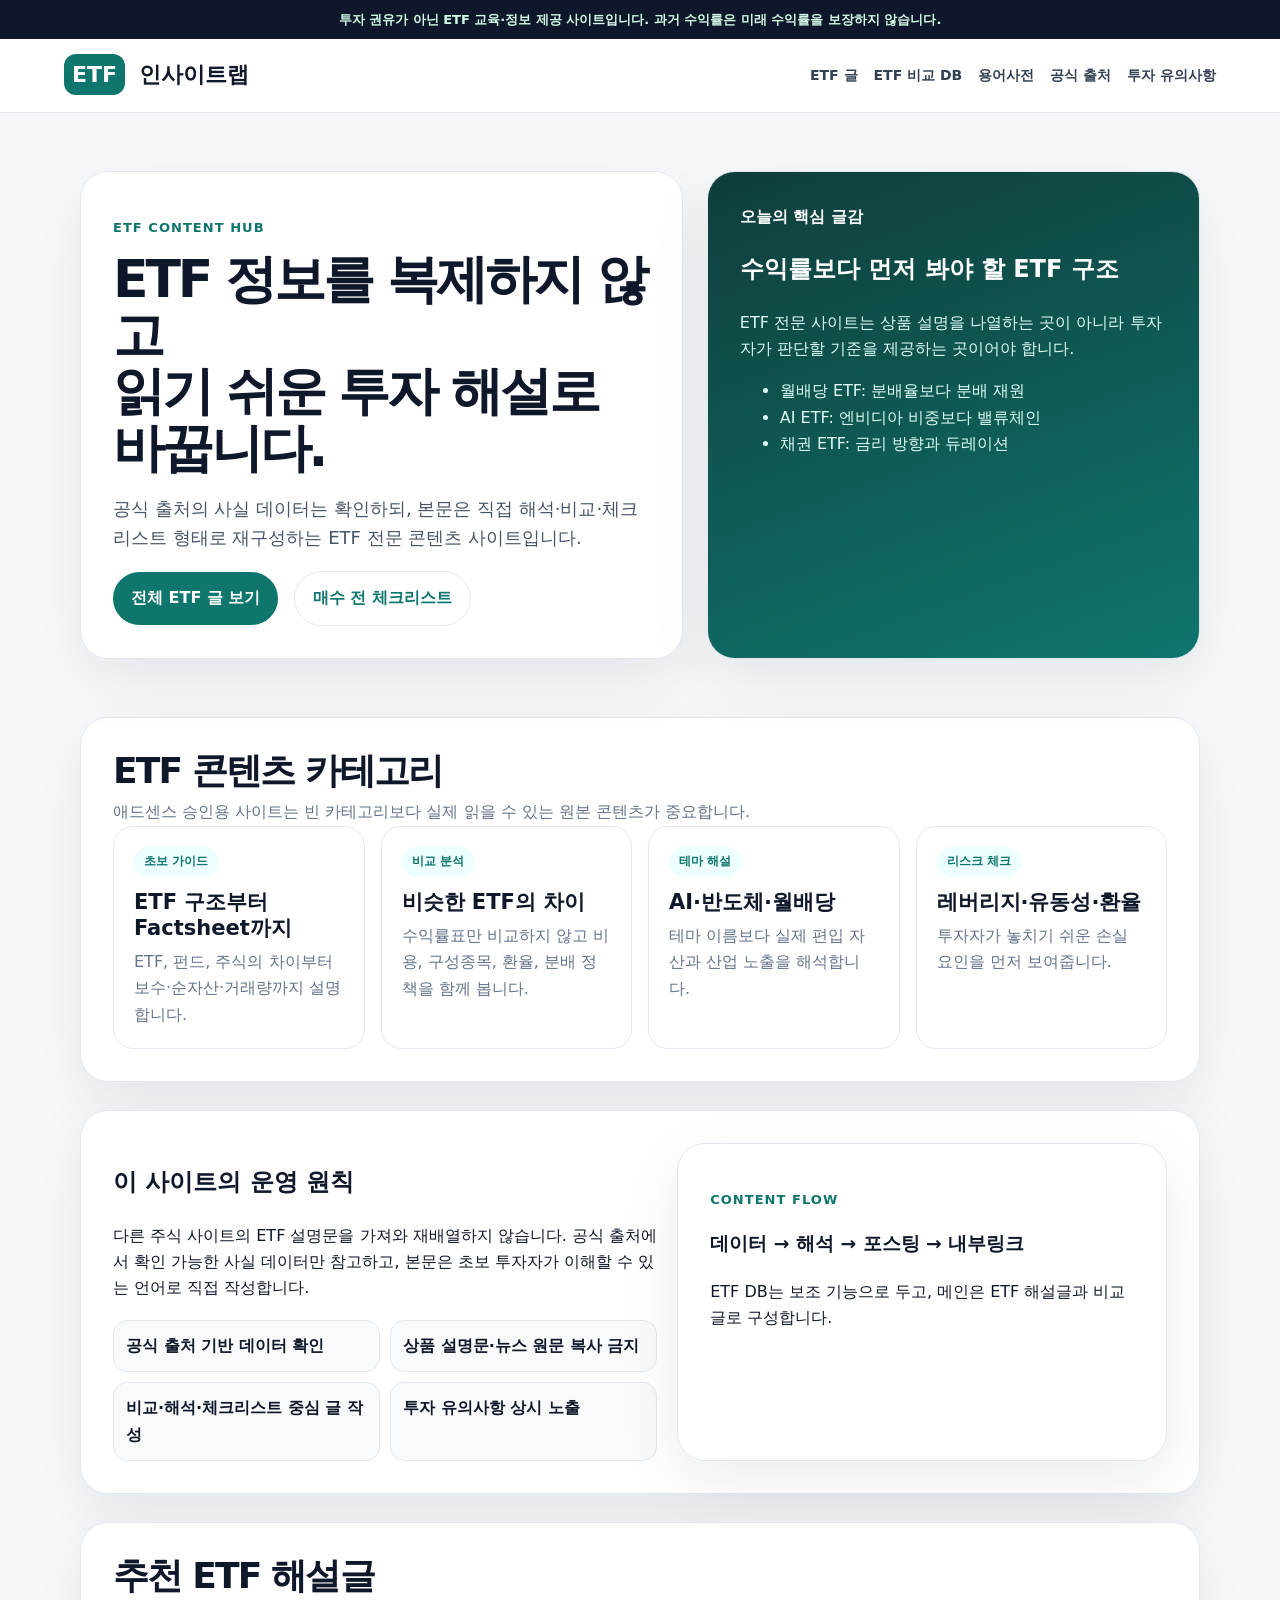
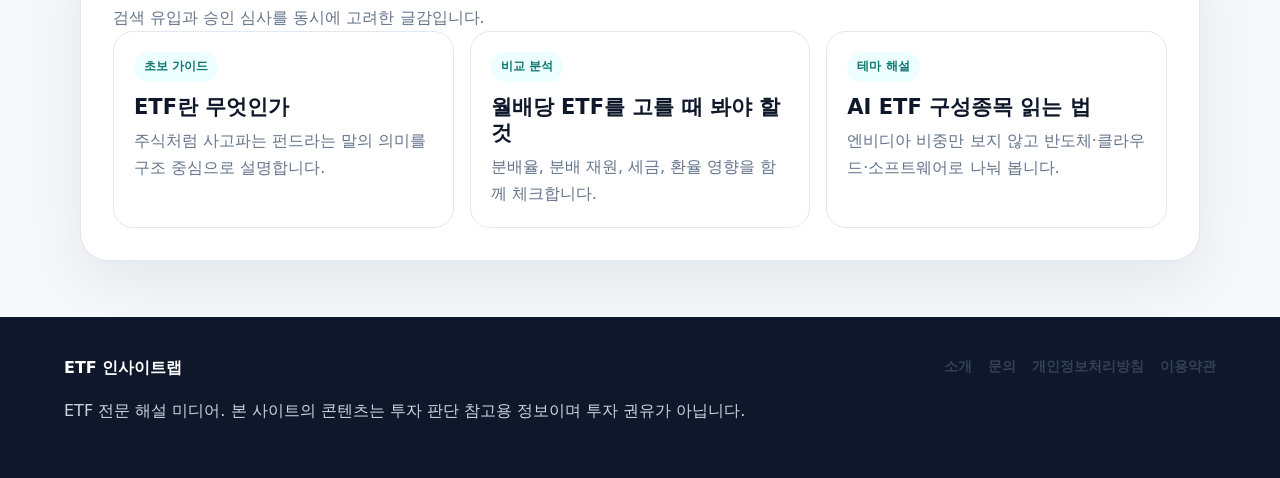
<file: index.html>
<!doctype html>
<html lang="ko">
<head>
  <meta charset="utf-8">
  <meta name="viewport" content="width=device-width, initial-scale=1">
  <title>ETF 인사이트랩 | ETF 전문 해설 미디어</title>
  <meta name="description" content="ETF 초보 가이드, 비교 분석, 테마 ETF 해설, 투자 전 체크리스트를 제공하는 ETF 전문 콘텐츠 사이트입니다.">
  <link rel="stylesheet" href="assets/styles.css">
  <script defer src="assets/app.js"></script>
</head>
<body>
  <div class="top-notice">투자 권유가 아닌 ETF 교육·정보 제공 사이트입니다. 과거 수익률은 미래 수익률을 보장하지 않습니다.</div>
  <header class="site-header">
    <a class="logo" href="index.html"><span>ETF</span> 인사이트랩</a>
    <nav>
      <a href="articles.html">ETF 글</a>
      <a href="database.html">ETF 비교 DB</a>
      <a href="glossary.html">용어사전</a>
      <a href="sources.html">공식 출처</a>
      <a href="disclaimer.html">투자 유의사항</a>
    </nav>
  </header>
  <main>
    <section class="hero">
      <div>
        <p class="eyebrow">ETF CONTENT HUB</p>
        <h1>ETF 정보를 복제하지 않고<br>읽기 쉬운 투자 해설로 바꿉니다.</h1>
        <p class="lead">공식 출처의 사실 데이터는 확인하되, 본문은 직접 해석·비교·체크리스트 형태로 재구성하는 ETF 전문 콘텐츠 사이트입니다.</p>
        <div class="hero-actions">
          <a class="button" href="articles.html">전체 ETF 글 보기</a>
          <a class="button ghost" href="before-buying.html">매수 전 체크리스트</a>
        </div>
      </div>
      <aside class="hero-panel">
        <strong>오늘의 핵심 글감</strong>
        <h2>수익률보다 먼저 봐야 할 ETF 구조</h2>
        <p>ETF 전문 사이트는 상품 설명을 나열하는 곳이 아니라 투자자가 판단할 기준을 제공하는 곳이어야 합니다.</p>
        <ul>
          <li>월배당 ETF: 분배율보다 분배 재원</li>
          <li>AI ETF: 엔비디아 비중보다 밸류체인</li>
          <li>채권 ETF: 금리 방향과 듀레이션</li>
        </ul>
      </aside>
    </section>
    <section class="section">
      <div class="section-head"><h2>ETF 콘텐츠 카테고리</h2><p>애드센스 승인용 사이트는 빈 카테고리보다 실제 읽을 수 있는 원본 콘텐츠가 중요합니다.</p></div>
      <div class="cards four">
        <a class="card" href="articles.html#beginner"><span>초보 가이드</span><h3>ETF 구조부터 Factsheet까지</h3><p>ETF, 펀드, 주식의 차이부터 보수·순자산·거래량까지 설명합니다.</p></a>
        <a class="card" href="articles.html#compare"><span>비교 분석</span><h3>비슷한 ETF의 차이</h3><p>수익률표만 비교하지 않고 비용, 구성종목, 환율, 분배 정책을 함께 봅니다.</p></a>
        <a class="card" href="articles.html#theme"><span>테마 해설</span><h3>AI·반도체·월배당</h3><p>테마 이름보다 실제 편입 자산과 산업 노출을 해석합니다.</p></a>
        <a class="card" href="articles.html#risk"><span>리스크 체크</span><h3>레버리지·유동성·환율</h3><p>투자자가 놓치기 쉬운 손실 요인을 먼저 보여줍니다.</p></a>
      </div>
    </section>
    <section class="section split">
      <div><h2>이 사이트의 운영 원칙</h2><p>다른 주식 사이트의 ETF 설명문을 가져와 재배열하지 않습니다. 공식 출처에서 확인 가능한 사실 데이터만 참고하고, 본문은 초보 투자자가 이해할 수 있는 언어로 직접 작성합니다.</p><div class="check-list"><div>공식 출처 기반 데이터 확인</div><div>상품 설명문·뉴스 원문 복사 금지</div><div>비교·해석·체크리스트 중심 글 작성</div><div>투자 유의사항 상시 노출</div></div></div>
      <div class="visual-box"><p class="eyebrow">CONTENT FLOW</p><h3>데이터 → 해석 → 포스팅 → 내부링크</h3><p>ETF DB는 보조 기능으로 두고, 메인은 ETF 해설글과 비교글로 구성합니다.</p></div>
    </section>
    <section class="section">
      <div class="section-head"><h2>추천 ETF 해설글</h2><p>검색 유입과 승인 심사를 동시에 고려한 글감입니다.</p></div>
      <div class="cards three">
        <a class="post-card" href="articles.html#what-is-etf"><small>초보 가이드</small><h3>ETF란 무엇인가</h3><p>주식처럼 사고파는 펀드라는 말의 의미를 구조 중심으로 설명합니다.</p></a>
        <a class="post-card" href="articles.html#monthly-dividend"><small>비교 분석</small><h3>월배당 ETF를 고를 때 봐야 할 것</h3><p>분배율, 분배 재원, 세금, 환율 영향을 함께 체크합니다.</p></a>
        <a class="post-card" href="articles.html#ai-etf"><small>테마 해설</small><h3>AI ETF 구성종목 읽는 법</h3><p>엔비디아 비중만 보지 않고 반도체·클라우드·소프트웨어로 나눠 봅니다.</p></a>
      </div>
    </section>
  </main>
  <footer class="site-footer"><div><strong>ETF 인사이트랩</strong><p>ETF 전문 해설 미디어. 본 사이트의 콘텐츠는 투자 판단 참고용 정보이며 투자 권유가 아닙니다.</p></div><nav><a href="about.html">소개</a><a href="contact.html">문의</a><a href="privacy.html">개인정보처리방침</a><a href="terms.html">이용약관</a></nav></footer>
</body>
</html>
</file>
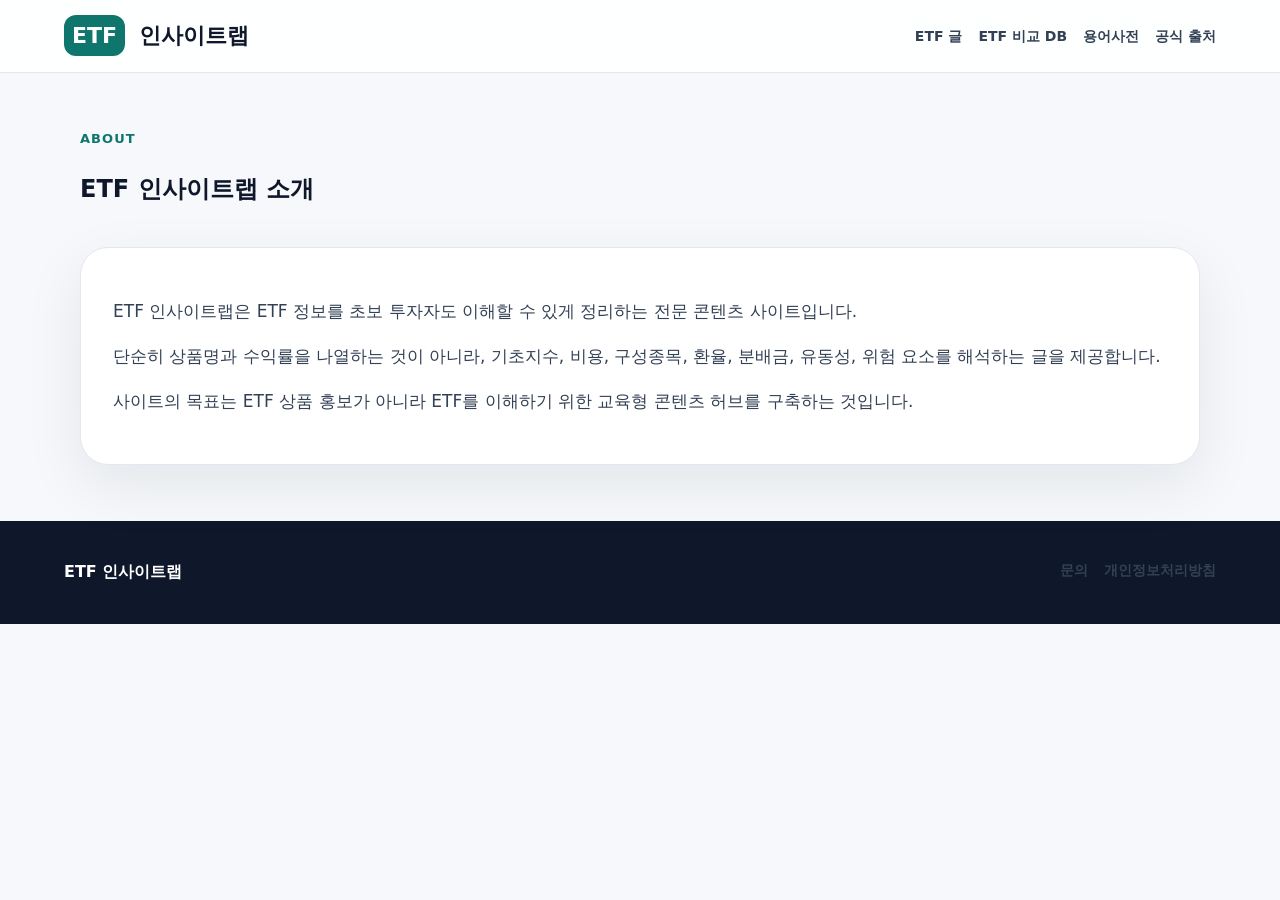
<file: about.html>
<!doctype html><html lang="ko"><head><meta charset="utf-8"><meta name="viewport" content="width=device-width,initial-scale=1"><title>소개 | ETF 인사이트랩</title><link rel="stylesheet" href="assets/styles.css"></head><body><header class="site-header"><a class="logo" href="index.html"><span>ETF</span> 인사이트랩</a><nav><a href="articles.html">ETF 글</a><a href="database.html">ETF 비교 DB</a><a href="glossary.html">용어사전</a><a href="sources.html">공식 출처</a></nav></header><main><section class="page-hero"><p class="eyebrow">ABOUT</p><h1>ETF 인사이트랩 소개</h1></section><section class="content"><article class="article"><p>ETF 인사이트랩은 ETF 정보를 초보 투자자도 이해할 수 있게 정리하는 전문 콘텐츠 사이트입니다.</p><p>단순히 상품명과 수익률을 나열하는 것이 아니라, 기초지수, 비용, 구성종목, 환율, 분배금, 유동성, 위험 요소를 해석하는 글을 제공합니다.</p><p>사이트의 목표는 ETF 상품 홍보가 아니라 ETF를 이해하기 위한 교육형 콘텐츠 허브를 구축하는 것입니다.</p></article></section></main><footer class="site-footer"><div><strong>ETF 인사이트랩</strong></div><nav><a href="contact.html">문의</a><a href="privacy.html">개인정보처리방침</a></nav></footer></body></html>
</file>
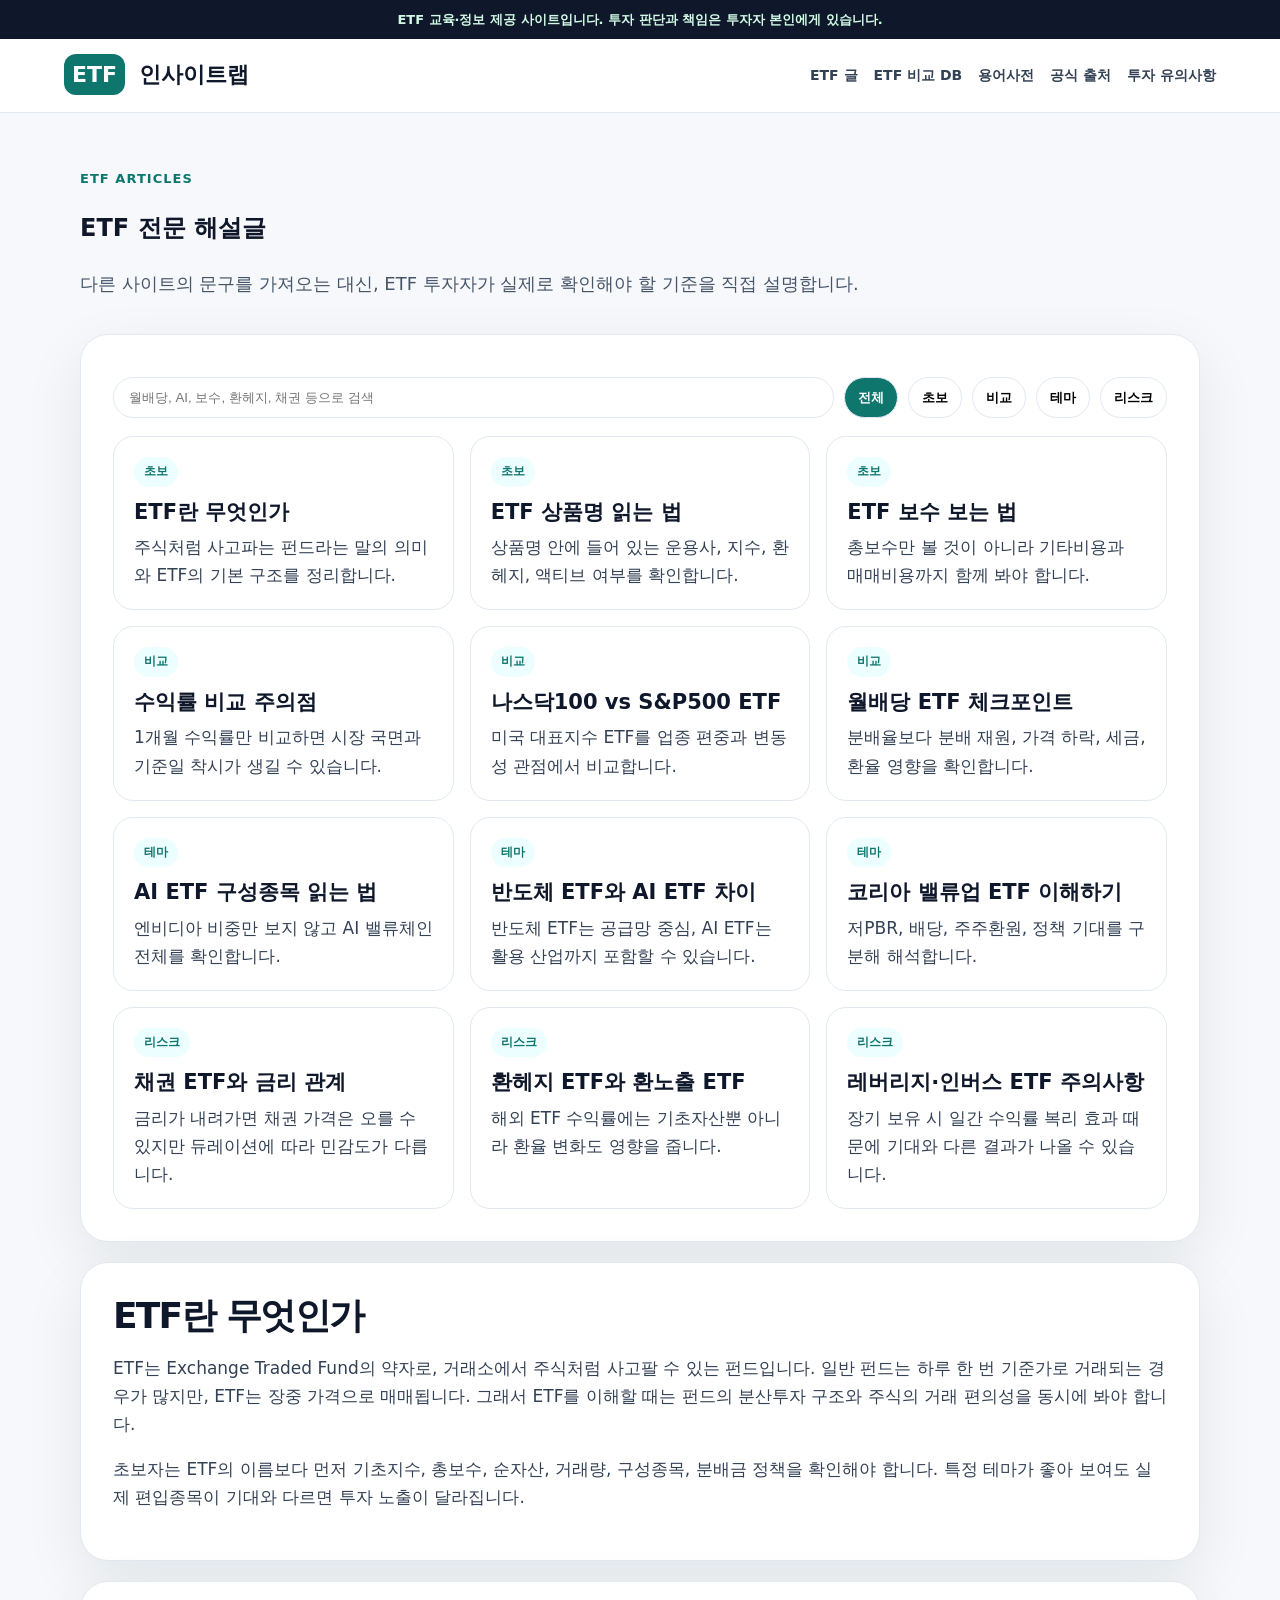
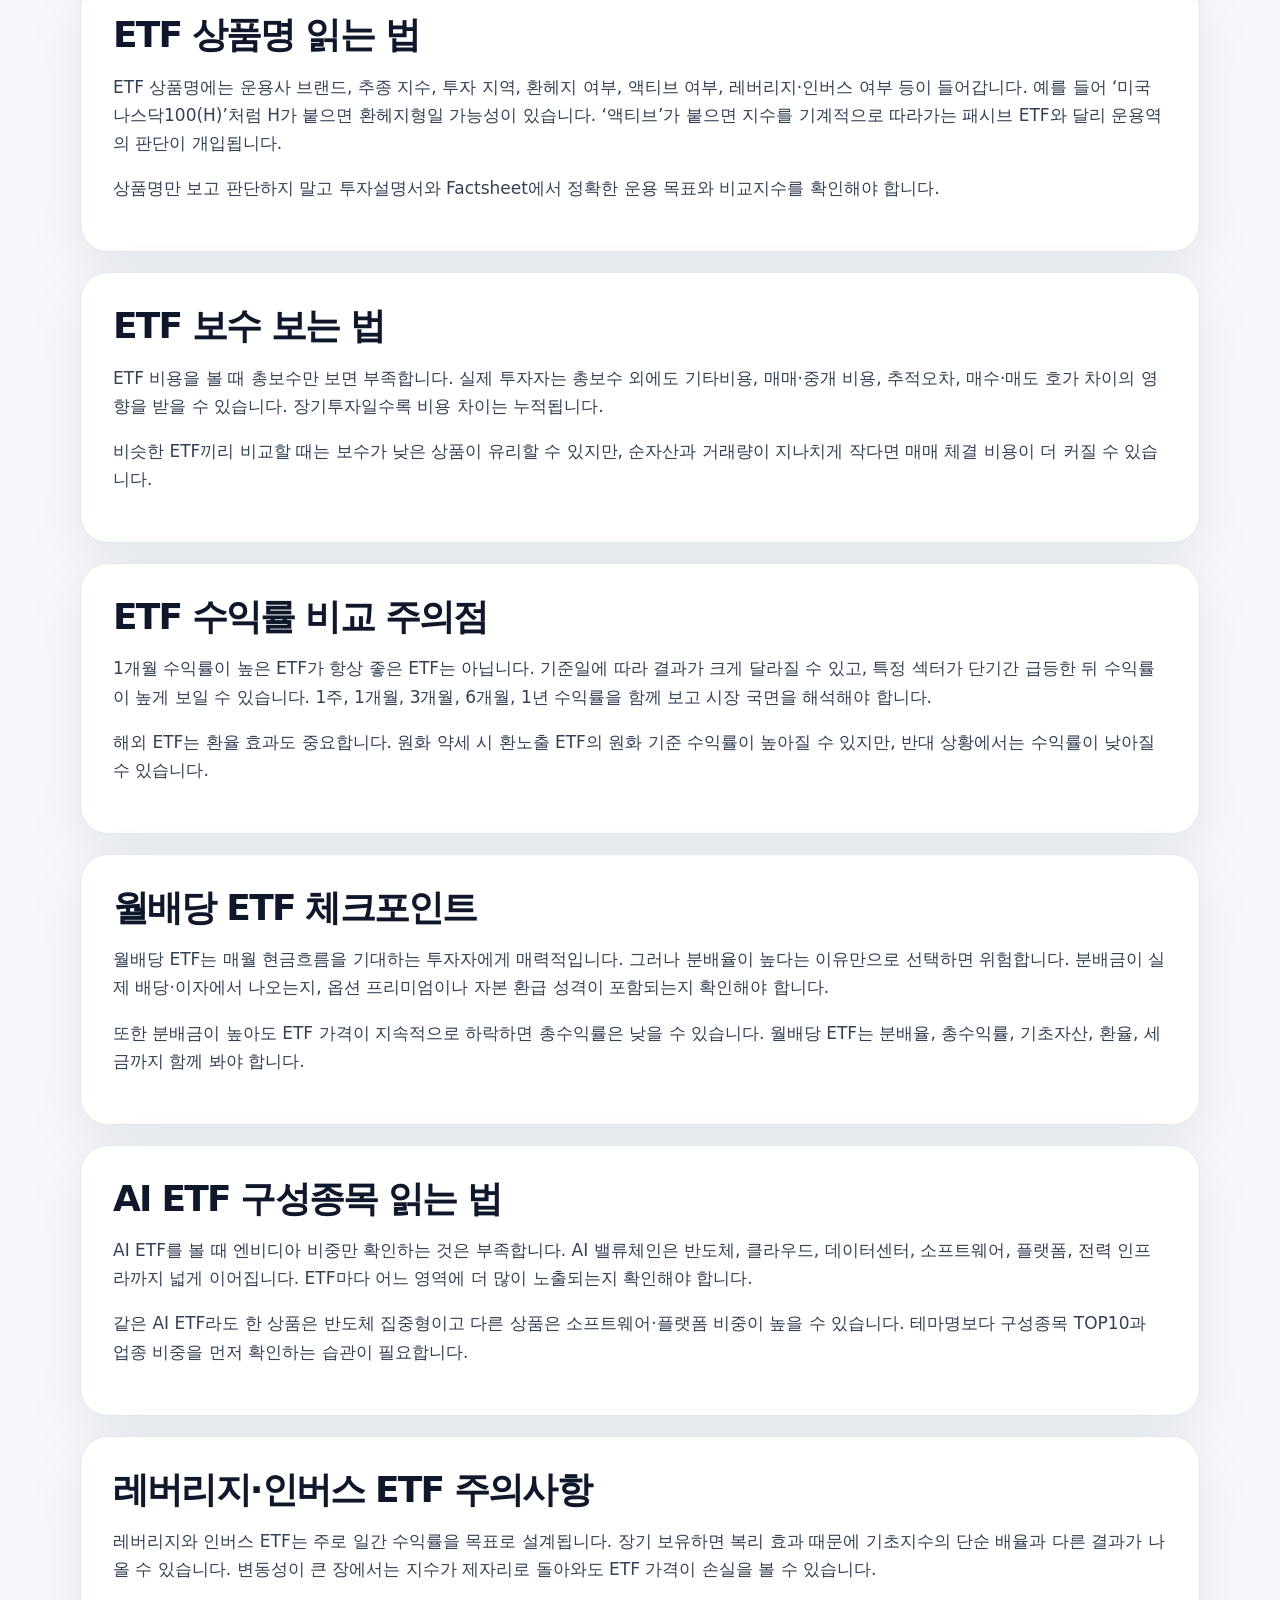
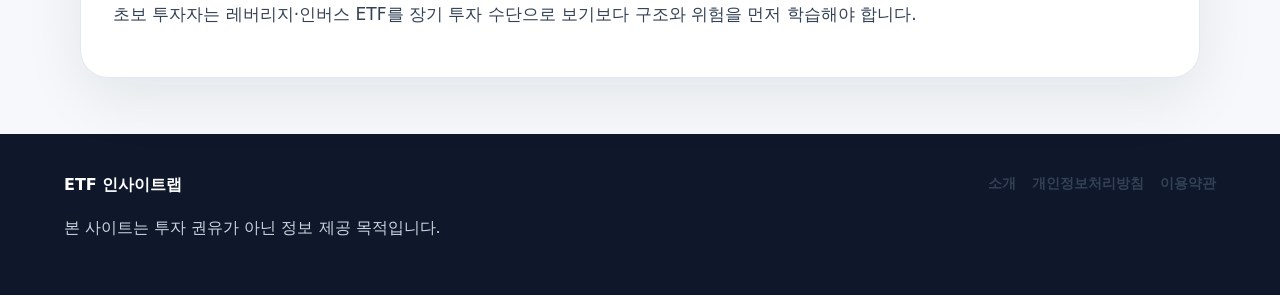
<file: articles.html>
<!doctype html><html lang="ko"><head><meta charset="utf-8"><meta name="viewport" content="width=device-width,initial-scale=1"><title>ETF 글 | ETF 인사이트랩</title><meta name="description" content="ETF 초보 가이드, 비교 분석, 테마 해설, 리스크 체크 콘텐츠 모음"><link rel="stylesheet" href="assets/styles.css"><script defer src="assets/app.js"></script></head><body><div class="top-notice">ETF 교육·정보 제공 사이트입니다. 투자 판단과 책임은 투자자 본인에게 있습니다.</div><header class="site-header"><a class="logo" href="index.html"><span>ETF</span> 인사이트랩</a><nav><a href="articles.html">ETF 글</a><a href="database.html">ETF 비교 DB</a><a href="glossary.html">용어사전</a><a href="sources.html">공식 출처</a><a href="disclaimer.html">투자 유의사항</a></nav></header><main><section class="page-hero"><p class="eyebrow">ETF ARTICLES</p><h1>ETF 전문 해설글</h1><p class="lead">다른 사이트의 문구를 가져오는 대신, ETF 투자자가 실제로 확인해야 할 기준을 직접 설명합니다.</p></section><section class="content"><div class="article"><div class="filterbar"><input id="search" placeholder="월배당, AI, 보수, 환헤지, 채권 등으로 검색"><button class="tag active" data-tag="전체">전체</button><button class="tag" data-tag="초보">초보</button><button class="tag" data-tag="비교">비교</button><button class="tag" data-tag="테마">테마</button><button class="tag" data-tag="리스크">리스크</button></div><div class="cards three"><a class="post-card" data-post data-tag="초보" data-search="etf란 무엇인가 초보 펀드 주식 차이" href="#what-is-etf"><small>초보</small><h3>ETF란 무엇인가</h3><p>주식처럼 사고파는 펀드라는 말의 의미와 ETF의 기본 구조를 정리합니다.</p></a><a class="post-card" data-post data-tag="초보" data-search="상품명 보수 환헤지 액티브 패시브" href="#name"><small>초보</small><h3>ETF 상품명 읽는 법</h3><p>상품명 안에 들어 있는 운용사, 지수, 환헤지, 액티브 여부를 확인합니다.</p></a><a class="post-card" data-post data-tag="초보" data-search="총보수 기타비용 추적오차 비용" href="#fee"><small>초보</small><h3>ETF 보수 보는 법</h3><p>총보수만 볼 것이 아니라 기타비용과 매매비용까지 함께 봐야 합니다.</p></a><a class="post-card" data-post data-tag="비교" data-search="수익률 비교 기준일 분배금 환율" href="#return"><small>비교</small><h3>수익률 비교 주의점</h3><p>1개월 수익률만 비교하면 시장 국면과 기준일 착시가 생길 수 있습니다.</p></a><a class="post-card" data-post data-tag="비교" data-search="나스닥100 sp500 미국 etf" href="#nasdaq"><small>비교</small><h3>나스닥100 vs S&amp;P500 ETF</h3><p>미국 대표지수 ETF를 업종 편중과 변동성 관점에서 비교합니다.</p></a><a class="post-card" data-post data-tag="비교" data-search="월배당 분배금 배당 세금" href="#monthly-dividend"><small>비교</small><h3>월배당 ETF 체크포인트</h3><p>분배율보다 분배 재원, 가격 하락, 세금, 환율 영향을 확인합니다.</p></a><a class="post-card" data-post data-tag="테마" data-search="ai etf 엔비디아 구성종목 클라우드" href="#ai-etf"><small>테마</small><h3>AI ETF 구성종목 읽는 법</h3><p>엔비디아 비중만 보지 않고 AI 밸류체인 전체를 확인합니다.</p></a><a class="post-card" data-post data-tag="테마" data-search="반도체 ai etf 공급망" href="#semi"><small>테마</small><h3>반도체 ETF와 AI ETF 차이</h3><p>반도체 ETF는 공급망 중심, AI ETF는 활용 산업까지 포함할 수 있습니다.</p></a><a class="post-card" data-post data-tag="테마" data-search="코리아 밸류업 저pbr 배당 주주환원" href="#valueup"><small>테마</small><h3>코리아 밸류업 ETF 이해하기</h3><p>저PBR, 배당, 주주환원, 정책 기대를 구분해 해석합니다.</p></a><a class="post-card" data-post data-tag="리스크" data-search="채권 etf 금리 듀레이션" href="#bond"><small>리스크</small><h3>채권 ETF와 금리 관계</h3><p>금리가 내려가면 채권 가격은 오를 수 있지만 듀레이션에 따라 민감도가 다릅니다.</p></a><a class="post-card" data-post data-tag="리스크" data-search="환헤지 환노출 환율 해외 etf" href="#hedge"><small>리스크</small><h3>환헤지 ETF와 환노출 ETF</h3><p>해외 ETF 수익률에는 기초자산뿐 아니라 환율 변화도 영향을 줍니다.</p></a><a class="post-card" data-post data-tag="리스크" data-search="레버리지 인버스 위험 복리 효과" href="#leverage"><small>리스크</small><h3>레버리지·인버스 ETF 주의사항</h3><p>장기 보유 시 일간 수익률 복리 효과 때문에 기대와 다른 결과가 나올 수 있습니다.</p></a></div></div><article class="article" id="what-is-etf"><h1>ETF란 무엇인가</h1><p>ETF는 Exchange Traded Fund의 약자로, 거래소에서 주식처럼 사고팔 수 있는 펀드입니다. 일반 펀드는 하루 한 번 기준가로 거래되는 경우가 많지만, ETF는 장중 가격으로 매매됩니다. 그래서 ETF를 이해할 때는 펀드의 분산투자 구조와 주식의 거래 편의성을 동시에 봐야 합니다.</p><p>초보자는 ETF의 이름보다 먼저 기초지수, 총보수, 순자산, 거래량, 구성종목, 분배금 정책을 확인해야 합니다. 특정 테마가 좋아 보여도 실제 편입종목이 기대와 다르면 투자 노출이 달라집니다.</p></article><article class="article" id="name"><h1>ETF 상품명 읽는 법</h1><p>ETF 상품명에는 운용사 브랜드, 추종 지수, 투자 지역, 환헤지 여부, 액티브 여부, 레버리지·인버스 여부 등이 들어갑니다. 예를 들어 ‘미국나스닥100(H)’처럼 H가 붙으면 환헤지형일 가능성이 있습니다. ‘액티브’가 붙으면 지수를 기계적으로 따라가는 패시브 ETF와 달리 운용역의 판단이 개입됩니다.</p><p>상품명만 보고 판단하지 말고 투자설명서와 Factsheet에서 정확한 운용 목표와 비교지수를 확인해야 합니다.</p></article><article class="article" id="fee"><h1>ETF 보수 보는 법</h1><p>ETF 비용을 볼 때 총보수만 보면 부족합니다. 실제 투자자는 총보수 외에도 기타비용, 매매·중개 비용, 추적오차, 매수·매도 호가 차이의 영향을 받을 수 있습니다. 장기투자일수록 비용 차이는 누적됩니다.</p><p>비슷한 ETF끼리 비교할 때는 보수가 낮은 상품이 유리할 수 있지만, 순자산과 거래량이 지나치게 작다면 매매 체결 비용이 더 커질 수 있습니다.</p></article><article class="article" id="return"><h1>ETF 수익률 비교 주의점</h1><p>1개월 수익률이 높은 ETF가 항상 좋은 ETF는 아닙니다. 기준일에 따라 결과가 크게 달라질 수 있고, 특정 섹터가 단기간 급등한 뒤 수익률이 높게 보일 수 있습니다. 1주, 1개월, 3개월, 6개월, 1년 수익률을 함께 보고 시장 국면을 해석해야 합니다.</p><p>해외 ETF는 환율 효과도 중요합니다. 원화 약세 시 환노출 ETF의 원화 기준 수익률이 높아질 수 있지만, 반대 상황에서는 수익률이 낮아질 수 있습니다.</p></article><article class="article" id="monthly-dividend"><h1>월배당 ETF 체크포인트</h1><p>월배당 ETF는 매월 현금흐름을 기대하는 투자자에게 매력적입니다. 그러나 분배율이 높다는 이유만으로 선택하면 위험합니다. 분배금이 실제 배당·이자에서 나오는지, 옵션 프리미엄이나 자본 환급 성격이 포함되는지 확인해야 합니다.</p><p>또한 분배금이 높아도 ETF 가격이 지속적으로 하락하면 총수익률은 낮을 수 있습니다. 월배당 ETF는 분배율, 총수익률, 기초자산, 환율, 세금까지 함께 봐야 합니다.</p></article><article class="article" id="ai-etf"><h1>AI ETF 구성종목 읽는 법</h1><p>AI ETF를 볼 때 엔비디아 비중만 확인하는 것은 부족합니다. AI 밸류체인은 반도체, 클라우드, 데이터센터, 소프트웨어, 플랫폼, 전력 인프라까지 넓게 이어집니다. ETF마다 어느 영역에 더 많이 노출되는지 확인해야 합니다.</p><p>같은 AI ETF라도 한 상품은 반도체 집중형이고 다른 상품은 소프트웨어·플랫폼 비중이 높을 수 있습니다. 테마명보다 구성종목 TOP10과 업종 비중을 먼저 확인하는 습관이 필요합니다.</p></article><article class="article" id="leverage"><h1>레버리지·인버스 ETF 주의사항</h1><p>레버리지와 인버스 ETF는 주로 일간 수익률을 목표로 설계됩니다. 장기 보유하면 복리 효과 때문에 기초지수의 단순 배율과 다른 결과가 나올 수 있습니다. 변동성이 큰 장에서는 지수가 제자리로 돌아와도 ETF 가격이 손실을 볼 수 있습니다.</p><p>초보 투자자는 레버리지·인버스 ETF를 장기 투자 수단으로 보기보다 구조와 위험을 먼저 학습해야 합니다.</p></article></section></main><footer class="site-footer"><div><strong>ETF 인사이트랩</strong><p>본 사이트는 투자 권유가 아닌 정보 제공 목적입니다.</p></div><nav><a href="about.html">소개</a><a href="privacy.html">개인정보처리방침</a><a href="terms.html">이용약관</a></nav></footer></body></html>
</file>
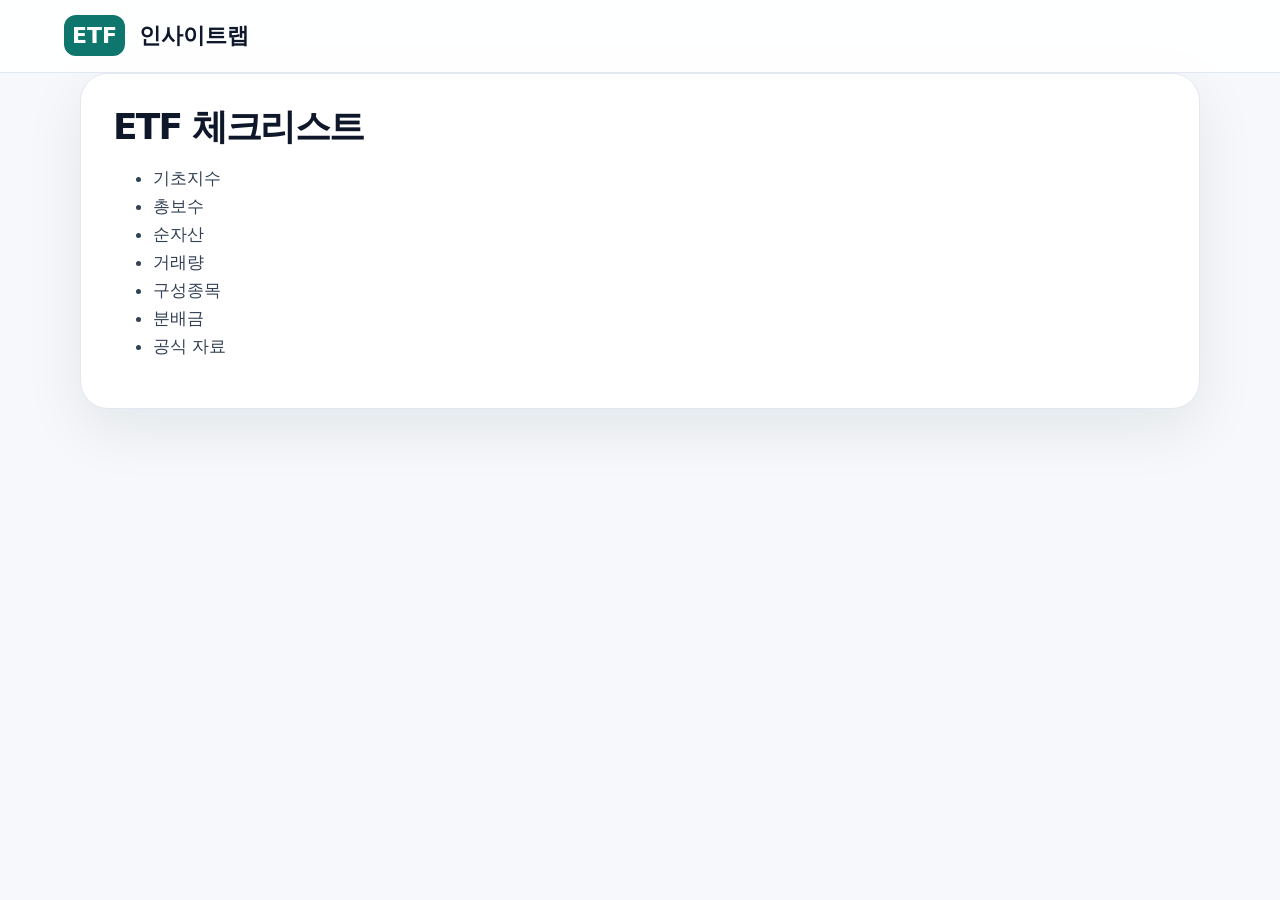
<file: before-buying.html>
<!doctype html><html lang="ko"><head><meta charset="utf-8"><meta name="viewport" content="width=device-width,initial-scale=1"><title>ETF 체크리스트</title><link rel="stylesheet" href="assets/styles.css"></head><body><header class="site-header"><a class="logo" href="index.html"><span>ETF</span> 인사이트랩</a></header><main><section class="content"><article class="article"><h1>ETF 체크리스트</h1><ul><li>기초지수</li><li>총보수</li><li>순자산</li><li>거래량</li><li>구성종목</li><li>분배금</li><li>공식 자료</li></ul></article></section></main></body></html>
</file>
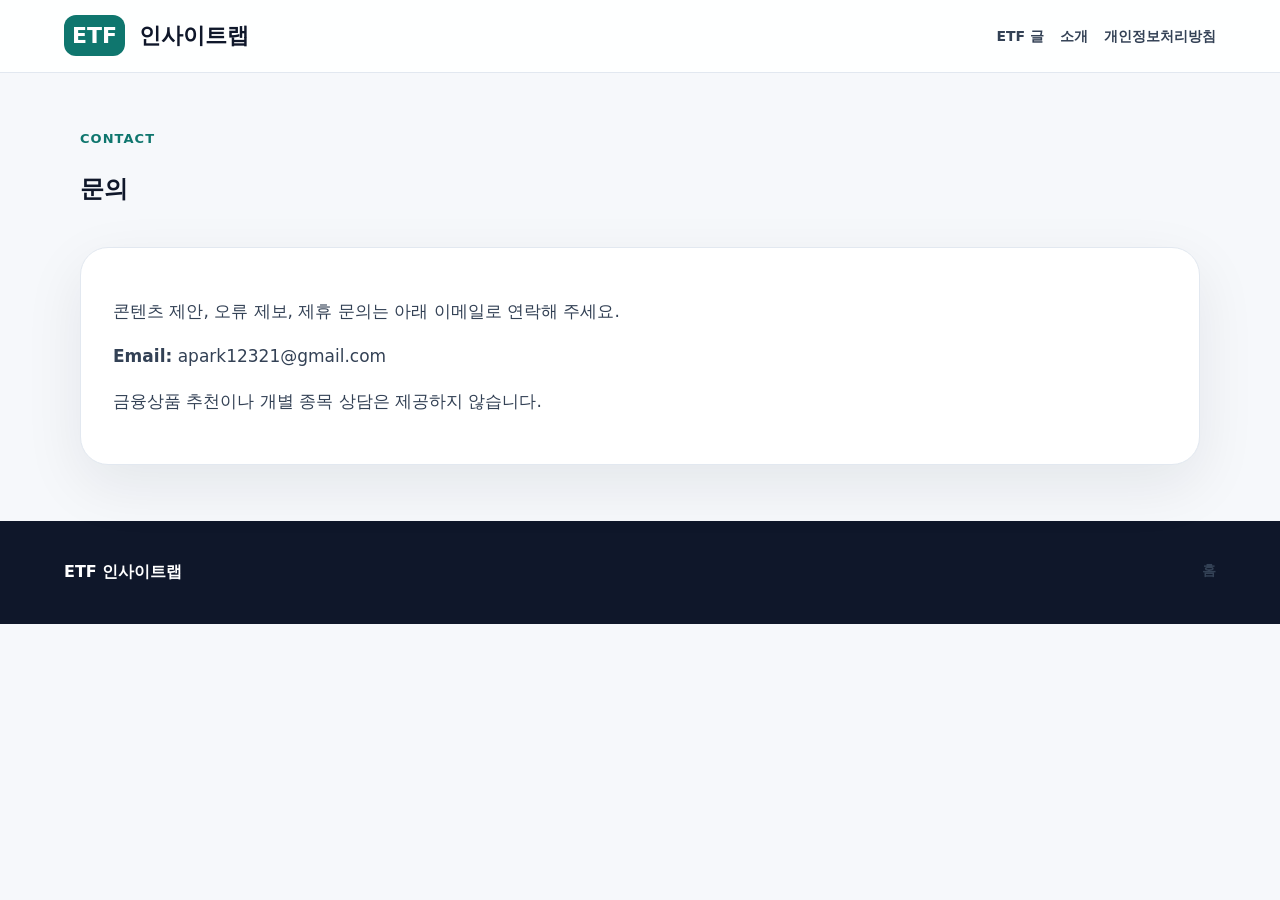
<file: contact.html>
<!doctype html><html lang="ko"><head><meta charset="utf-8"><meta name="viewport" content="width=device-width,initial-scale=1"><title>문의 | ETF 인사이트랩</title><link rel="stylesheet" href="assets/styles.css"></head><body><header class="site-header"><a class="logo" href="index.html"><span>ETF</span> 인사이트랩</a><nav><a href="articles.html">ETF 글</a><a href="about.html">소개</a><a href="privacy.html">개인정보처리방침</a></nav></header><main><section class="page-hero"><p class="eyebrow">CONTACT</p><h1>문의</h1></section><section class="content"><article class="article"><p>콘텐츠 제안, 오류 제보, 제휴 문의는 아래 이메일로 연락해 주세요.</p><p><strong>Email:</strong> apark12321@gmail.com</p><p>금융상품 추천이나 개별 종목 상담은 제공하지 않습니다.</p></article></section></main><footer class="site-footer"><div><strong>ETF 인사이트랩</strong></div><nav><a href="index.html">홈</a></nav></footer></body></html>
</file>
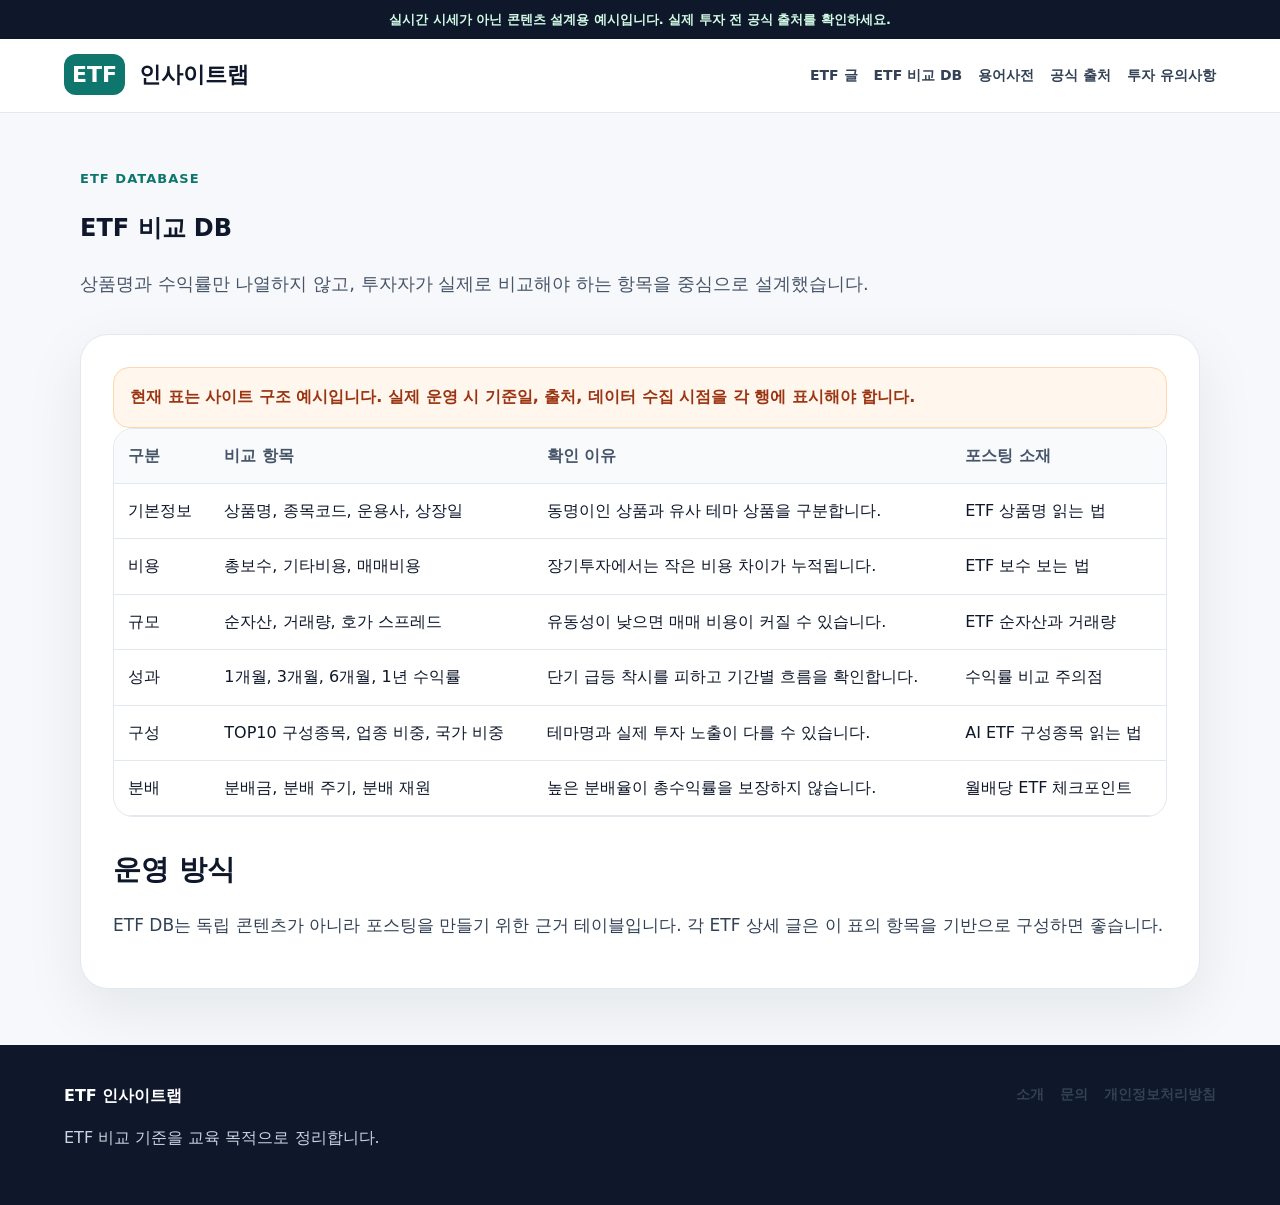
<file: database.html>
<!doctype html><html lang="ko"><head><meta charset="utf-8"><meta name="viewport" content="width=device-width,initial-scale=1"><title>ETF 비교 DB | ETF 인사이트랩</title><meta name="description" content="ETF 비교 시 확인해야 할 기준과 샘플 데이터 구조"><link rel="stylesheet" href="assets/styles.css"></head><body><div class="top-notice">실시간 시세가 아닌 콘텐츠 설계용 예시입니다. 실제 투자 전 공식 출처를 확인하세요.</div><header class="site-header"><a class="logo" href="index.html"><span>ETF</span> 인사이트랩</a><nav><a href="articles.html">ETF 글</a><a href="database.html">ETF 비교 DB</a><a href="glossary.html">용어사전</a><a href="sources.html">공식 출처</a><a href="disclaimer.html">투자 유의사항</a></nav></header><main><section class="page-hero"><p class="eyebrow">ETF DATABASE</p><h1>ETF 비교 DB</h1><p class="lead">상품명과 수익률만 나열하지 않고, 투자자가 실제로 비교해야 하는 항목을 중심으로 설계했습니다.</p></section><section class="content"><article class="article"><div class="notice">현재 표는 사이트 구조 예시입니다. 실제 운영 시 기준일, 출처, 데이터 수집 시점을 각 행에 표시해야 합니다.</div><div class="table-wrap"><table><thead><tr><th>구분</th><th>비교 항목</th><th>확인 이유</th><th>포스팅 소재</th></tr></thead><tbody><tr><td>기본정보</td><td>상품명, 종목코드, 운용사, 상장일</td><td>동명이인 상품과 유사 테마 상품을 구분합니다.</td><td>ETF 상품명 읽는 법</td></tr><tr><td>비용</td><td>총보수, 기타비용, 매매비용</td><td>장기투자에서는 작은 비용 차이가 누적됩니다.</td><td>ETF 보수 보는 법</td></tr><tr><td>규모</td><td>순자산, 거래량, 호가 스프레드</td><td>유동성이 낮으면 매매 비용이 커질 수 있습니다.</td><td>ETF 순자산과 거래량</td></tr><tr><td>성과</td><td>1개월, 3개월, 6개월, 1년 수익률</td><td>단기 급등 착시를 피하고 기간별 흐름을 확인합니다.</td><td>수익률 비교 주의점</td></tr><tr><td>구성</td><td>TOP10 구성종목, 업종 비중, 국가 비중</td><td>테마명과 실제 투자 노출이 다를 수 있습니다.</td><td>AI ETF 구성종목 읽는 법</td></tr><tr><td>분배</td><td>분배금, 분배 주기, 분배 재원</td><td>높은 분배율이 총수익률을 보장하지 않습니다.</td><td>월배당 ETF 체크포인트</td></tr></tbody></table></div><h2>운영 방식</h2><p>ETF DB는 독립 콘텐츠가 아니라 포스팅을 만들기 위한 근거 테이블입니다. 각 ETF 상세 글은 이 표의 항목을 기반으로 구성하면 좋습니다.</p></article></section></main><footer class="site-footer"><div><strong>ETF 인사이트랩</strong><p>ETF 비교 기준을 교육 목적으로 정리합니다.</p></div><nav><a href="about.html">소개</a><a href="contact.html">문의</a><a href="privacy.html">개인정보처리방침</a></nav></footer></body></html>
</file>
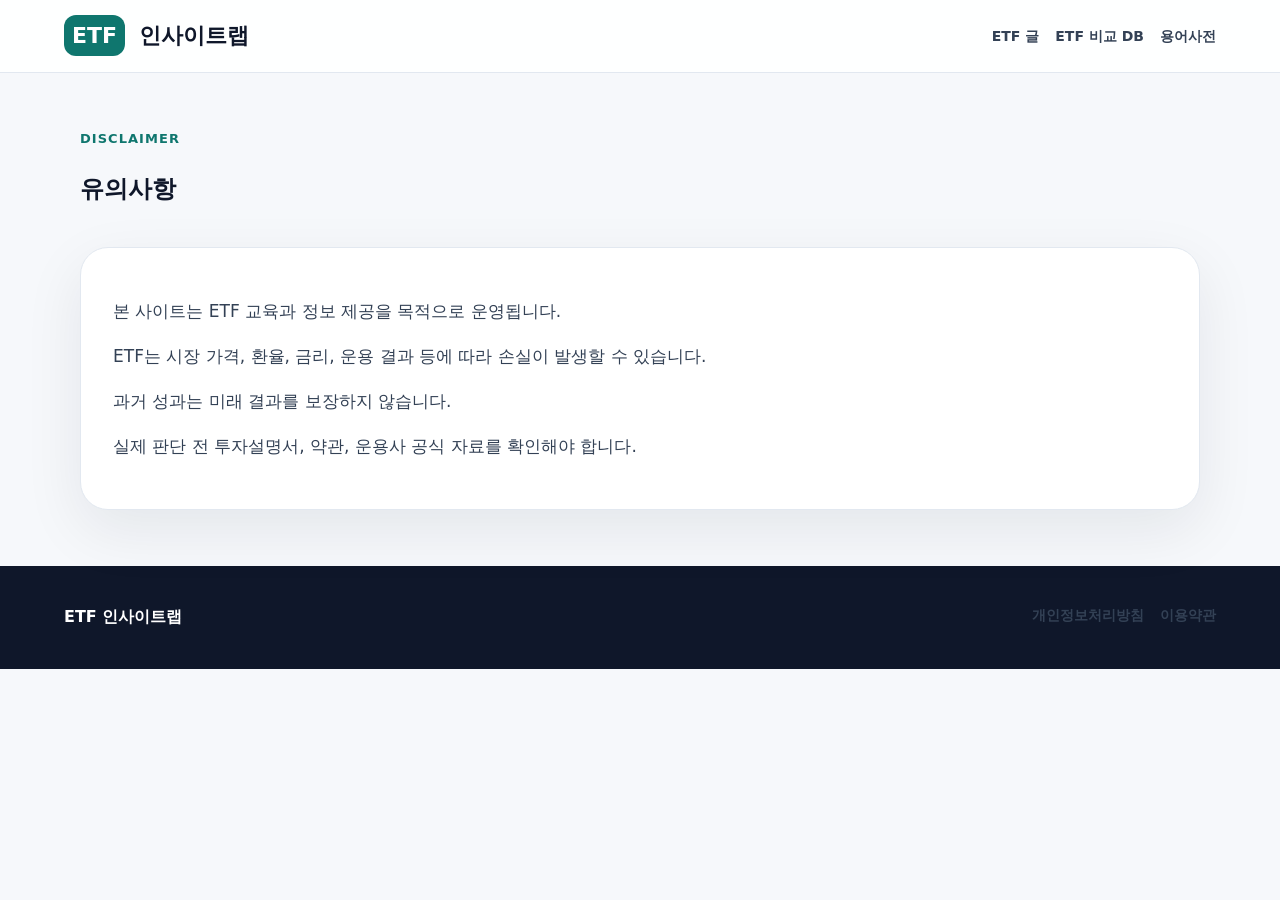
<file: disclaimer.html>
<!doctype html><html lang="ko"><head><meta charset="utf-8"><meta name="viewport" content="width=device-width,initial-scale=1"><title>유의사항 | ETF 인사이트랩</title><link rel="stylesheet" href="assets/styles.css"></head><body><header class="site-header"><a class="logo" href="index.html"><span>ETF</span> 인사이트랩</a><nav><a href="articles.html">ETF 글</a><a href="database.html">ETF 비교 DB</a><a href="glossary.html">용어사전</a></nav></header><main><section class="page-hero"><p class="eyebrow">DISCLAIMER</p><h1>유의사항</h1></section><section class="content"><article class="article"><p>본 사이트는 ETF 교육과 정보 제공을 목적으로 운영됩니다.</p><p>ETF는 시장 가격, 환율, 금리, 운용 결과 등에 따라 손실이 발생할 수 있습니다.</p><p>과거 성과는 미래 결과를 보장하지 않습니다.</p><p>실제 판단 전 투자설명서, 약관, 운용사 공식 자료를 확인해야 합니다.</p></article></section></main><footer class="site-footer"><div><strong>ETF 인사이트랩</strong></div><nav><a href="privacy.html">개인정보처리방침</a><a href="terms.html">이용약관</a></nav></footer></body></html>
</file>
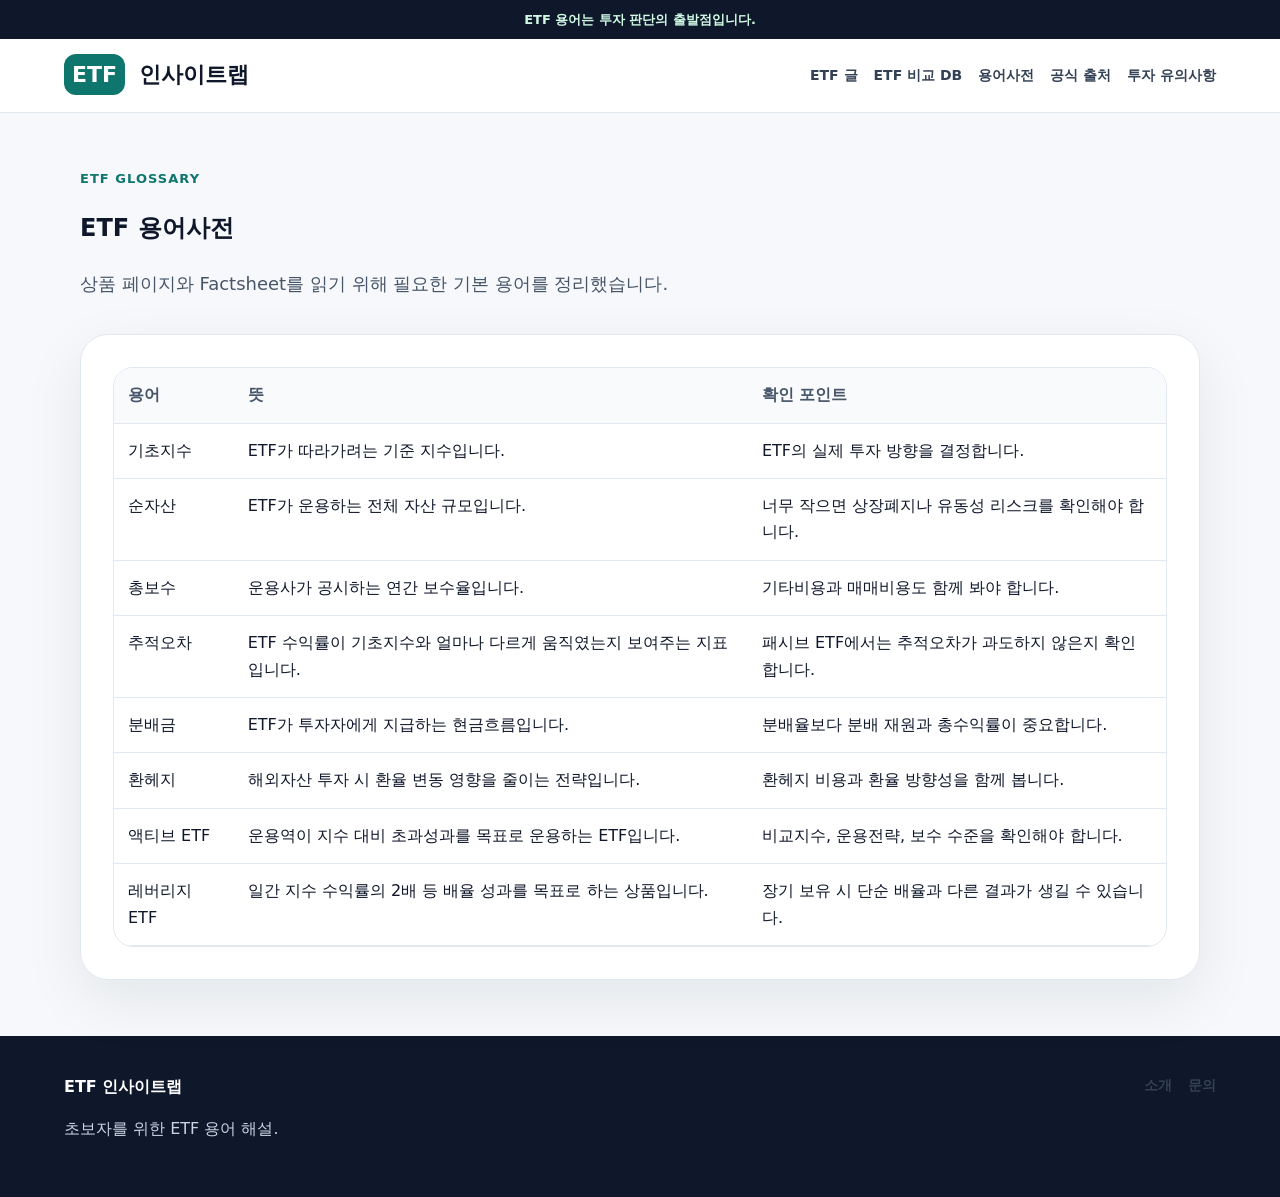
<file: glossary.html>
<!doctype html><html lang="ko"><head><meta charset="utf-8"><meta name="viewport" content="width=device-width,initial-scale=1"><title>ETF 용어사전 | ETF 인사이트랩</title><meta name="description" content="ETF 투자자가 자주 만나는 용어를 초보자 눈높이로 설명합니다."><link rel="stylesheet" href="assets/styles.css"></head><body><div class="top-notice">ETF 용어는 투자 판단의 출발점입니다.</div><header class="site-header"><a class="logo" href="index.html"><span>ETF</span> 인사이트랩</a><nav><a href="articles.html">ETF 글</a><a href="database.html">ETF 비교 DB</a><a href="glossary.html">용어사전</a><a href="sources.html">공식 출처</a><a href="disclaimer.html">투자 유의사항</a></nav></header><main><section class="page-hero"><p class="eyebrow">ETF GLOSSARY</p><h1>ETF 용어사전</h1><p class="lead">상품 페이지와 Factsheet를 읽기 위해 필요한 기본 용어를 정리했습니다.</p></section><section class="content"><article class="article"><div class="table-wrap"><table><thead><tr><th>용어</th><th>뜻</th><th>확인 포인트</th></tr></thead><tbody><tr><td>기초지수</td><td>ETF가 따라가려는 기준 지수입니다.</td><td>ETF의 실제 투자 방향을 결정합니다.</td></tr><tr><td>순자산</td><td>ETF가 운용하는 전체 자산 규모입니다.</td><td>너무 작으면 상장폐지나 유동성 리스크를 확인해야 합니다.</td></tr><tr><td>총보수</td><td>운용사가 공시하는 연간 보수율입니다.</td><td>기타비용과 매매비용도 함께 봐야 합니다.</td></tr><tr><td>추적오차</td><td>ETF 수익률이 기초지수와 얼마나 다르게 움직였는지 보여주는 지표입니다.</td><td>패시브 ETF에서는 추적오차가 과도하지 않은지 확인합니다.</td></tr><tr><td>분배금</td><td>ETF가 투자자에게 지급하는 현금흐름입니다.</td><td>분배율보다 분배 재원과 총수익률이 중요합니다.</td></tr><tr><td>환헤지</td><td>해외자산 투자 시 환율 변동 영향을 줄이는 전략입니다.</td><td>환헤지 비용과 환율 방향성을 함께 봅니다.</td></tr><tr><td>액티브 ETF</td><td>운용역이 지수 대비 초과성과를 목표로 운용하는 ETF입니다.</td><td>비교지수, 운용전략, 보수 수준을 확인해야 합니다.</td></tr><tr><td>레버리지 ETF</td><td>일간 지수 수익률의 2배 등 배율 성과를 목표로 하는 상품입니다.</td><td>장기 보유 시 단순 배율과 다른 결과가 생길 수 있습니다.</td></tr></tbody></table></div></article></section></main><footer class="site-footer"><div><strong>ETF 인사이트랩</strong><p>초보자를 위한 ETF 용어 해설.</p></div><nav><a href="about.html">소개</a><a href="contact.html">문의</a></nav></footer></body></html>
</file>
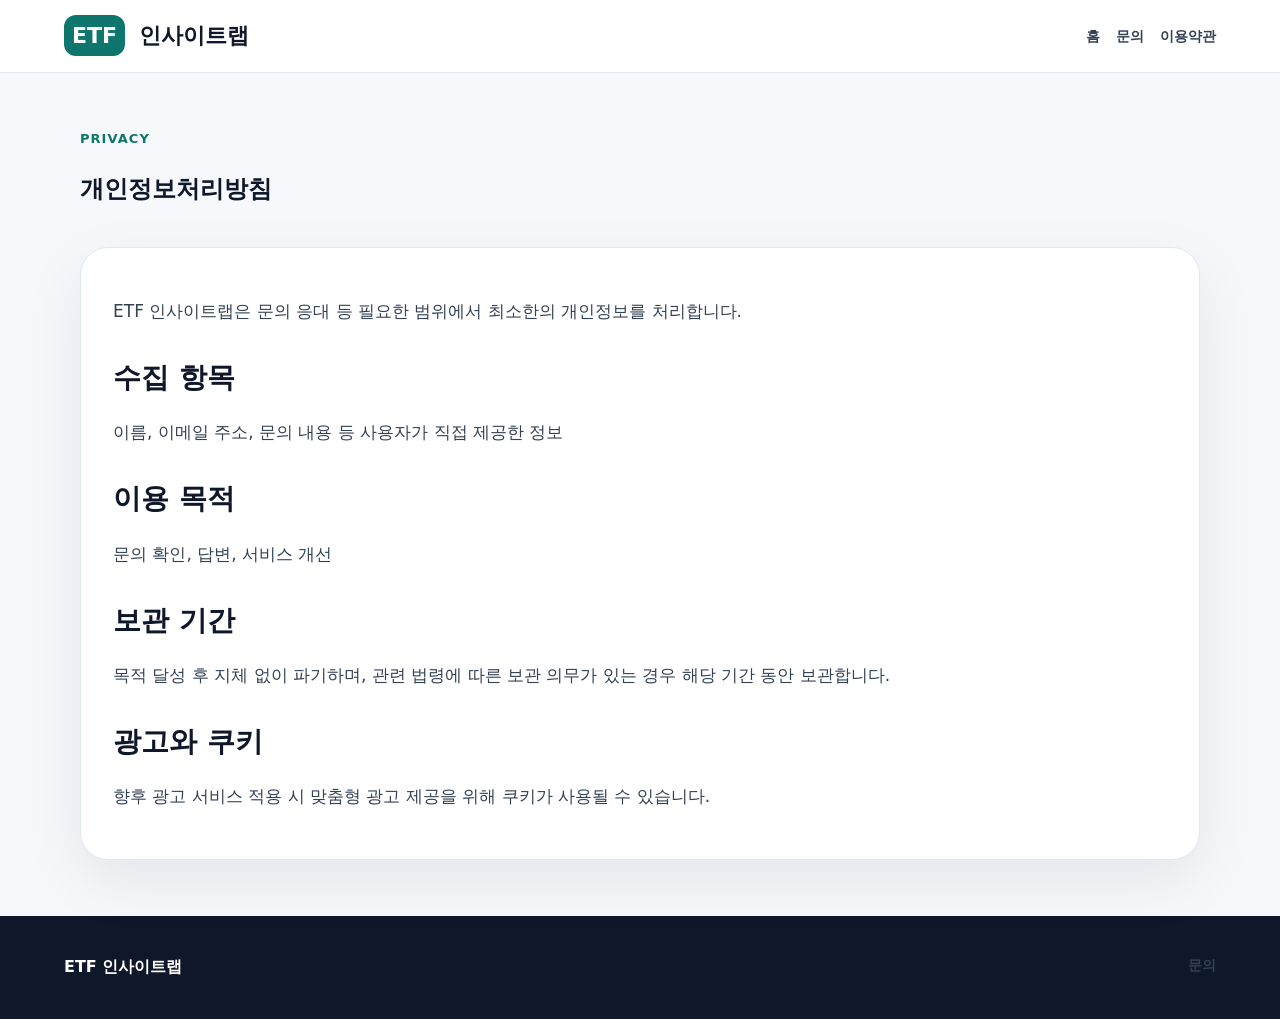
<file: privacy.html>
<!doctype html><html lang="ko"><head><meta charset="utf-8"><meta name="viewport" content="width=device-width,initial-scale=1"><title>개인정보처리방침 | ETF 인사이트랩</title><link rel="stylesheet" href="assets/styles.css"></head><body><header class="site-header"><a class="logo" href="index.html"><span>ETF</span> 인사이트랩</a><nav><a href="index.html">홈</a><a href="contact.html">문의</a><a href="terms.html">이용약관</a></nav></header><main><section class="page-hero"><p class="eyebrow">PRIVACY</p><h1>개인정보처리방침</h1></section><section class="content"><article class="article"><p>ETF 인사이트랩은 문의 응대 등 필요한 범위에서 최소한의 개인정보를 처리합니다.</p><h2>수집 항목</h2><p>이름, 이메일 주소, 문의 내용 등 사용자가 직접 제공한 정보</p><h2>이용 목적</h2><p>문의 확인, 답변, 서비스 개선</p><h2>보관 기간</h2><p>목적 달성 후 지체 없이 파기하며, 관련 법령에 따른 보관 의무가 있는 경우 해당 기간 동안 보관합니다.</p><h2>광고와 쿠키</h2><p>향후 광고 서비스 적용 시 맞춤형 광고 제공을 위해 쿠키가 사용될 수 있습니다.</p></article></section></main><footer class="site-footer"><div><strong>ETF 인사이트랩</strong></div><nav><a href="contact.html">문의</a></nav></footer></body></html>
</file>
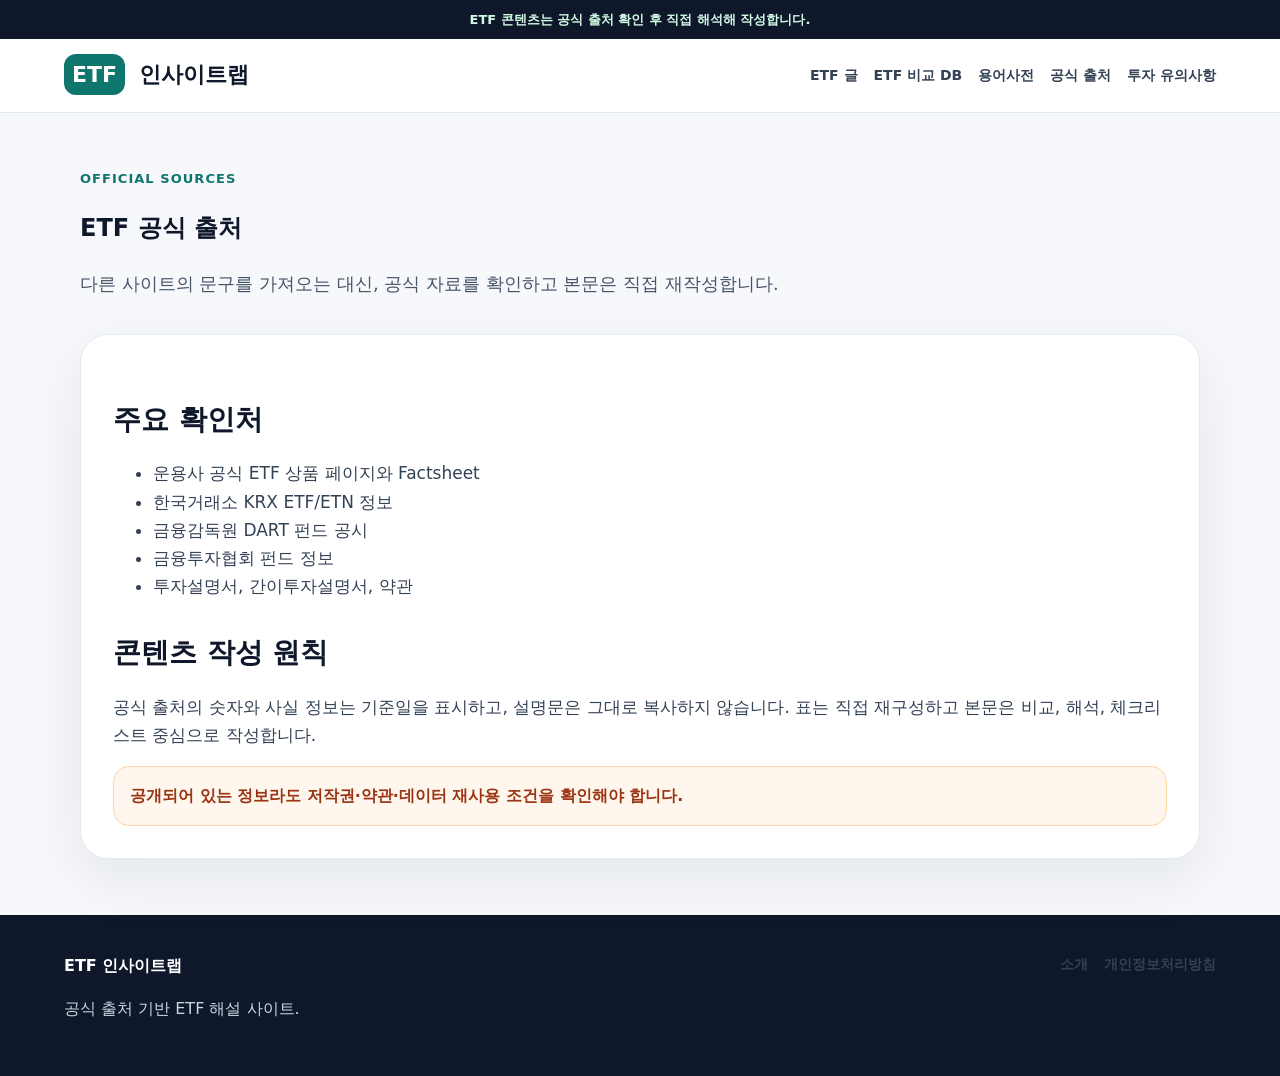
<file: sources.html>
<!doctype html><html lang="ko"><head><meta charset="utf-8"><meta name="viewport" content="width=device-width,initial-scale=1"><title>공식 출처 | ETF 인사이트랩</title><meta name="description" content="ETF 콘텐츠 작성 시 참고해야 할 공식 출처와 확인 원칙"><link rel="stylesheet" href="assets/styles.css"></head><body><div class="top-notice">ETF 콘텐츠는 공식 출처 확인 후 직접 해석해 작성합니다.</div><header class="site-header"><a class="logo" href="index.html"><span>ETF</span> 인사이트랩</a><nav><a href="articles.html">ETF 글</a><a href="database.html">ETF 비교 DB</a><a href="glossary.html">용어사전</a><a href="sources.html">공식 출처</a><a href="disclaimer.html">투자 유의사항</a></nav></header><main><section class="page-hero"><p class="eyebrow">OFFICIAL SOURCES</p><h1>ETF 공식 출처</h1><p class="lead">다른 사이트의 문구를 가져오는 대신, 공식 자료를 확인하고 본문은 직접 재작성합니다.</p></section><section class="content"><article class="article"><h2>주요 확인처</h2><ul><li>운용사 공식 ETF 상품 페이지와 Factsheet</li><li>한국거래소 KRX ETF/ETN 정보</li><li>금융감독원 DART 펀드 공시</li><li>금융투자협회 펀드 정보</li><li>투자설명서, 간이투자설명서, 약관</li></ul><h2>콘텐츠 작성 원칙</h2><p>공식 출처의 숫자와 사실 정보는 기준일을 표시하고, 설명문은 그대로 복사하지 않습니다. 표는 직접 재구성하고 본문은 비교, 해석, 체크리스트 중심으로 작성합니다.</p><div class="notice">공개되어 있는 정보라도 저작권·약관·데이터 재사용 조건을 확인해야 합니다.</div></article></section></main><footer class="site-footer"><div><strong>ETF 인사이트랩</strong><p>공식 출처 기반 ETF 해설 사이트.</p></div><nav><a href="about.html">소개</a><a href="privacy.html">개인정보처리방침</a></nav></footer></body></html>
</file>
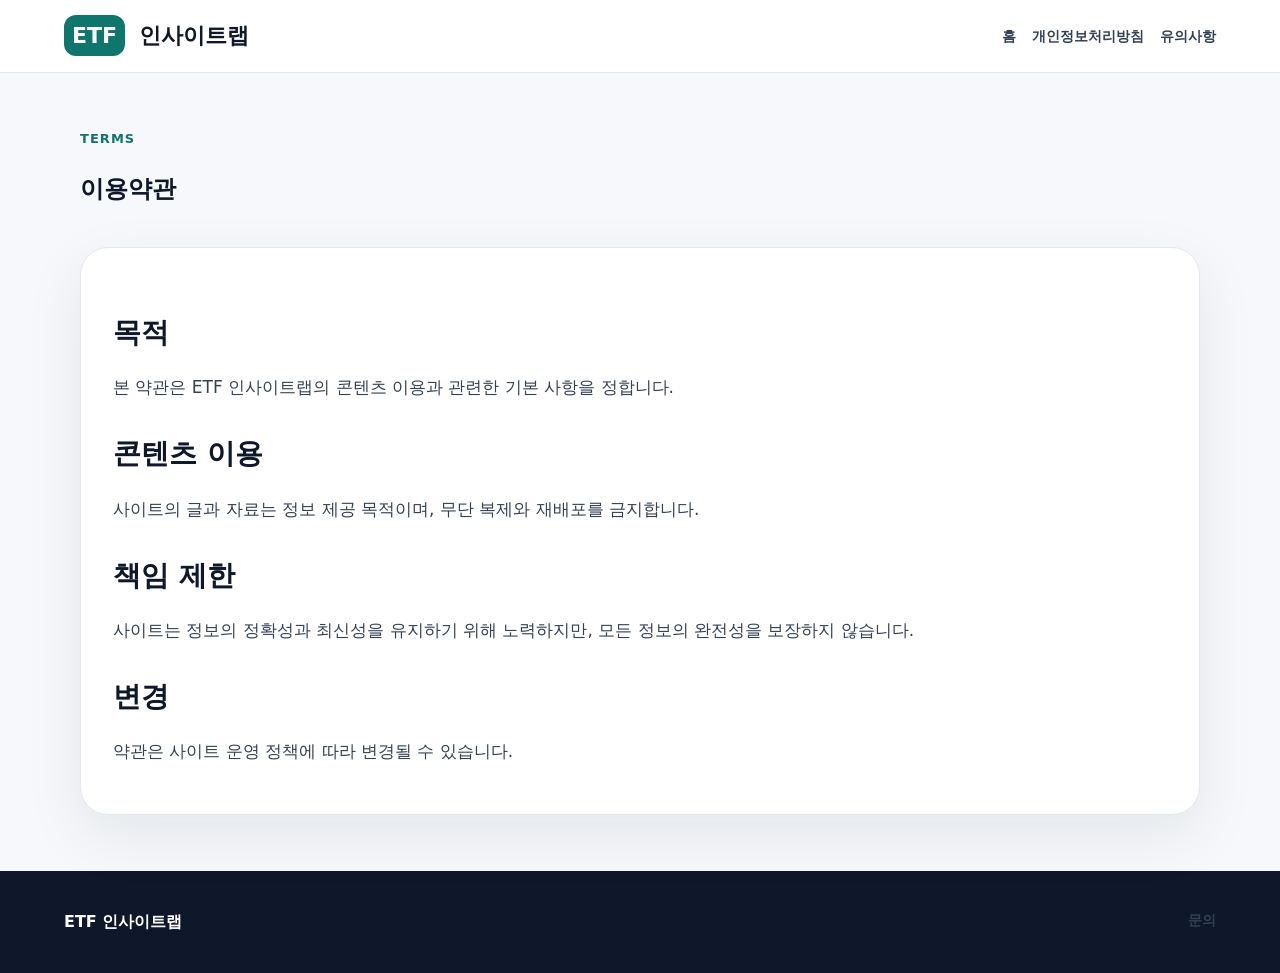
<file: terms.html>
<!doctype html><html lang="ko"><head><meta charset="utf-8"><meta name="viewport" content="width=device-width,initial-scale=1"><title>이용약관 | ETF 인사이트랩</title><link rel="stylesheet" href="assets/styles.css"></head><body><header class="site-header"><a class="logo" href="index.html"><span>ETF</span> 인사이트랩</a><nav><a href="index.html">홈</a><a href="privacy.html">개인정보처리방침</a><a href="disclaimer.html">유의사항</a></nav></header><main><section class="page-hero"><p class="eyebrow">TERMS</p><h1>이용약관</h1></section><section class="content"><article class="article"><h2>목적</h2><p>본 약관은 ETF 인사이트랩의 콘텐츠 이용과 관련한 기본 사항을 정합니다.</p><h2>콘텐츠 이용</h2><p>사이트의 글과 자료는 정보 제공 목적이며, 무단 복제와 재배포를 금지합니다.</p><h2>책임 제한</h2><p>사이트는 정보의 정확성과 최신성을 유지하기 위해 노력하지만, 모든 정보의 완전성을 보장하지 않습니다.</p><h2>변경</h2><p>약관은 사이트 운영 정책에 따라 변경될 수 있습니다.</p></article></section></main><footer class="site-footer"><div><strong>ETF 인사이트랩</strong></div><nav><a href="contact.html">문의</a></nav></footer></body></html>
</file>
<file: assets/styles.css>
*{box-sizing:border-box}body{margin:0;font-family:system-ui,-apple-system,Segoe UI,sans-serif;background:#f6f8fb;color:#0f172a;line-height:1.65}a{text-decoration:none;color:inherit}.top-notice{background:#0f172a;color:#d1fae5;text-align:center;padding:9px;font-size:13px;font-weight:700}.site-header{position:sticky;top:0;background:rgba(255,255,255,.94);border-bottom:1px solid #e2e8f0;display:flex;justify-content:space-between;align-items:center;padding:18px 5%;z-index:10}.logo{font-size:22px;font-weight:900}.logo span{background:#0f766e;color:white;border-radius:12px;padding:8px;margin-right:6px}nav{display:flex;gap:16px;flex-wrap:wrap}nav a{font-weight:800;font-size:14px;color:#334155}.hero,.section,.page-hero,.content{width:min(1120px,calc(100% - 36px));margin:auto}.hero{display:grid;grid-template-columns:1.1fr .9fr;gap:24px;padding:58px 0 30px}.hero>div,.hero-panel,.section,.article,.visual-box{background:white;border:1px solid #e2e8f0;border-radius:28px;box-shadow:0 20px 60px rgba(15,23,42,.08)}.hero>div,.hero-panel,.section,.article,.visual-box{padding:32px}.hero-panel{background:linear-gradient(160deg,#0f3d3b,#0f766e);color:white}.hero-panel p,.hero-panel li{color:#dffdf8}.eyebrow{font-size:13px;font-weight:900;color:#0f766e;letter-spacing:.08em}.hero h1{font-size:52px;line-height:1.08;letter-spacing:-.06em;margin:10px 0 18px}.lead{font-size:18px;color:#475569}.button{display:inline-flex;background:#0f766e;color:white;border-radius:999px;padding:13px 18px;font-weight:900;margin-right:10px}.button.ghost{background:white;color:#0f766e;border:1px solid #e2e8f0}.section{margin-top:28px}.section-head h2,.article h1{font-size:36px;line-height:1.16;letter-spacing:-.05em;margin:0 0 8px}.section-head p,.card p,.post-card p{color:#64748b;margin:0}.cards{display:grid;gap:16px}.cards.four{grid-template-columns:repeat(4,1fr)}.cards.three{grid-template-columns:repeat(3,1fr)}.card,.post-card{border:1px solid #e2e8f0;border-radius:20px;padding:20px;background:#fff}.card span,.post-card small,.badge{display:inline-flex;background:#ecfeff;color:#0f766e;border-radius:999px;padding:5px 10px;font-size:12px;font-weight:900}.card h3,.post-card h3{font-size:21px;line-height:1.25;margin:12px 0 8px}.split{display:grid;grid-template-columns:1fr .9fr;gap:20px}.check-list{display:grid;grid-template-columns:1fr 1fr;gap:10px;margin-top:18px}.check-list div{background:#f8fafc;border:1px solid #e2e8f0;border-radius:14px;padding:12px;font-weight:800}.site-footer{margin-top:56px;background:#0f172a;color:#cbd5e1;display:flex;justify-content:space-between;gap:24px;padding:38px 5%}.site-footer strong{color:white}.page-hero{padding:42px 0 18px}.content{display:grid;gap:20px}.article h2{font-size:28px;margin:30px 0 10px}.article p,.article li{font-size:17px;color:#334155}.notice{background:#fff7ed;border:1px solid #fed7aa;color:#9a3412;border-radius:16px;padding:16px;font-weight:800}.danger{background:#fef2f2;border:1px solid #fecaca;color:#7f1d1d;border-radius:16px;padding:16px;font-weight:800}.table-wrap{overflow:auto;background:white;border:1px solid #e2e8f0;border-radius:20px}table{border-collapse:collapse;width:100%;min-width:760px}th,td{padding:14px;border-bottom:1px solid #e2e8f0;text-align:left;vertical-align:top}th{background:#f8fafc;color:#475569}.filterbar{display:flex;gap:10px;flex-wrap:wrap;margin:10px 0 18px}.filterbar input{flex:1;min-width:220px;border:1px solid #e2e8f0;border-radius:999px;padding:12px 15px}.tag{border:1px solid #e2e8f0;background:#fff;border-radius:999px;padding:10px 13px;font-weight:900;cursor:pointer}.tag.active{background:#0f766e;color:#fff}.hidden{display:none!important}@media(max-width:900px){.hero,.split{grid-template-columns:1fr}.cards.four,.cards.three{grid-template-columns:1fr 1fr}.hero h1{font-size:40px}.site-footer{flex-direction:column}}@media(max-width:620px){.cards.four,.cards.three,.check-list{grid-template-columns:1fr}.hero h1{font-size:34px}.site-header{align-items:flex-start;flex-direction:column}.hero,.section,.page-hero,.content{width:min(100% - 24px,1120px)}}
</file>
